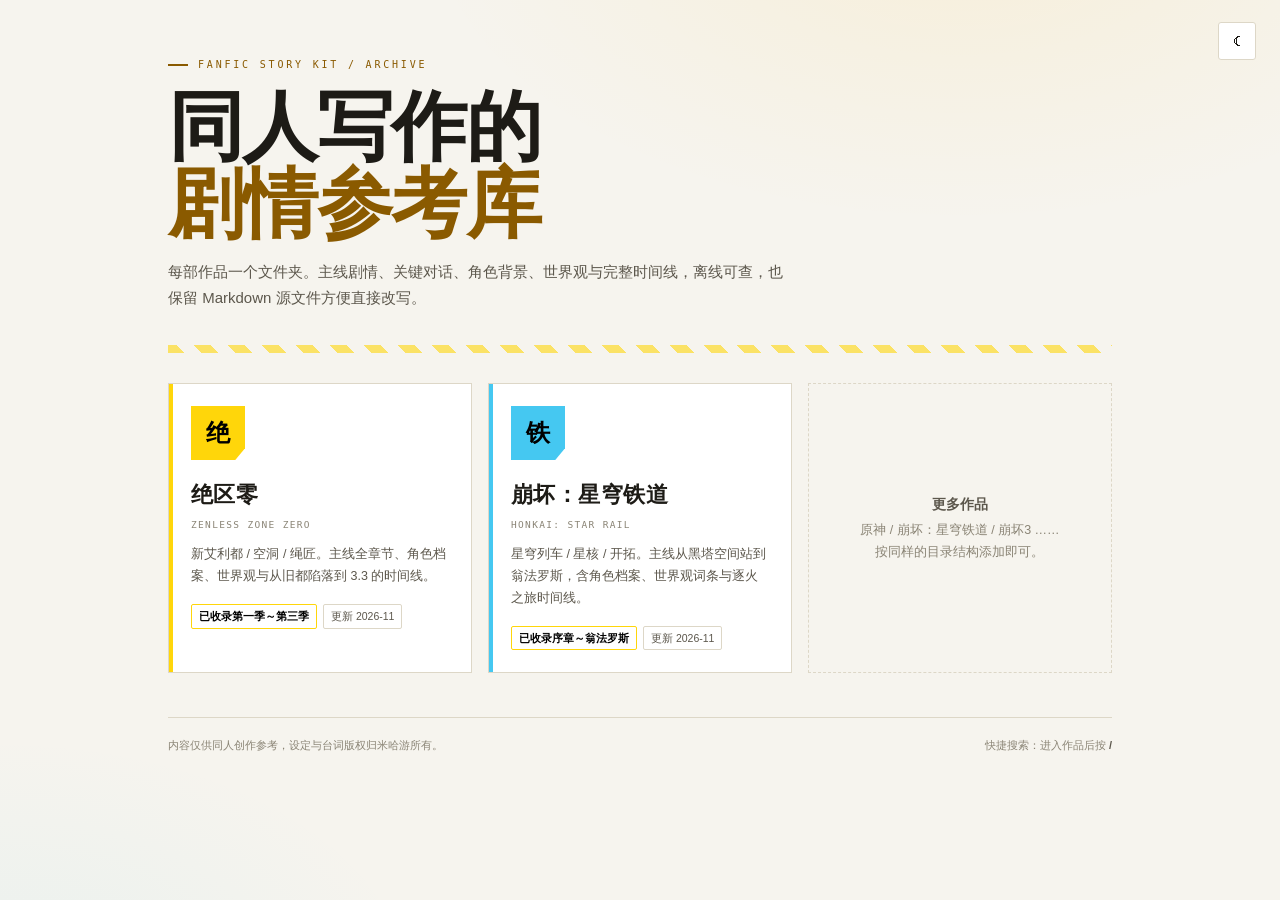
<file: index.html>
<!doctype html>
<html lang="zh-CN">
<head>
<meta charset="utf-8">
<meta name="viewport" content="width=device-width, initial-scale=1">
<title>Fanfic Story Kit · 同人剧情参考库</title>
<script>(function(){try{var t=localStorage.getItem('storykit-theme');if(t!=='light'&&t!=='dark'){t=(matchMedia('(prefers-color-scheme: light)').matches)?'light':'dark';}document.documentElement.setAttribute('data-theme',t);}catch(e){}})();</script>
<style>
  :root {
    --bg:#0b0b0c; --panel:#151518; --line:#2b2b31; --text:#eceae5; --muted:#96938c; --dim:#6d6a64;
    --yellow:#ffd60a; --red:#ff3b30; --accent:#ffd60a;
    --font:"Noto Sans SC","PingFang SC","Microsoft YaHei",sans-serif;
    --mono:"JetBrains Mono",Consolas,monospace;
  }
  * { box-sizing:border-box; }
  body {
    margin:0; background:var(--bg); color:var(--text); font-family:var(--font); line-height:1.75;
    background-image:radial-gradient(900px 520px at 75% -10%,rgba(255,214,10,.07),transparent 60%),
      radial-gradient(700px 420px at 0% 110%,rgba(69,200,241,.05),transparent 60%);
    min-height:100vh;
  }
  a { color:inherit; text-decoration:none; }
  .wrap { max-width:1000px; margin:0 auto; padding:56px 28px 80px; }
  .kicker { font-family:var(--mono); font-size:10px; letter-spacing:.28em; color:var(--yellow); text-transform:uppercase; display:flex; align-items:center; gap:10px; }
  .kicker::before { content:""; width:20px; height:2px; background:var(--yellow); }
  h1 { font-size:clamp(38px,7vw,76px); font-weight:900; line-height:1.02; letter-spacing:-.02em; margin:14px 0 16px; }
  h1 em { font-style:normal; color:var(--yellow); }
  .lead { max-width:620px; color:var(--muted); font-size:15px; margin:0 0 34px; }
  .hazard { height:8px; background:repeating-linear-gradient(45deg,var(--yellow) 0 12px,transparent 12px 24px); opacity:.6; margin:30px 0; }
  .work-grid { display:grid; grid-template-columns:repeat(auto-fill,minmax(280px,1fr)); gap:16px; }
  .work {
    display:block; border:1px solid var(--line); background:var(--panel); padding:22px; position:relative;
    transition:.16s ease; overflow:hidden;
  }
  .work:hover { border-color:var(--yellow); transform:translateY(-3px); box-shadow:6px 6px 0 rgba(255,214,10,.1); }
  .work::before { content:""; position:absolute; left:0; top:0; bottom:0; width:4px; background:var(--accent,var(--yellow)); }
  .badge {
    width:54px; height:54px; display:grid; place-items:center; background:var(--accent,var(--yellow));
    color:#000; font-weight:900; font-size:24px; clip-path:polygon(0 0,100% 0,100% 78%,82% 100%,0 100%);
    margin-bottom:16px;
  }
  .work h2 { font-size:22px; font-weight:900; margin:0; letter-spacing:.02em; }
  .work .en { font-family:var(--mono); font-size:9.5px; letter-spacing:.14em; color:var(--dim); text-transform:uppercase; margin-top:2px; }
  .work p { font-size:12.5px; color:var(--muted); margin:11px 0 16px; min-height:44px; }
  .work-meta { display:flex; flex-wrap:wrap; gap:6px; }
  .tag { font-size:10.5px; border:1px solid var(--line); color:var(--muted); padding:2px 7px; border-radius:2px; background:#111114; }
  .tag.y { color:#000; background:var(--yellow); border-color:var(--yellow); font-weight:700; }
  .soon {
    border:1px dashed var(--line); padding:22px; display:grid; place-items:center; color:var(--dim);
    font-size:12.5px; text-align:center; min-height:190px;
  }
  .soon b { display:block; color:var(--muted); font-size:14px; margin-bottom:4px; }
  .foot { margin-top:44px; padding-top:18px; border-top:1px solid var(--line); font-size:11px; color:var(--dim); display:flex; flex-wrap:wrap; gap:8px 20px; justify-content:space-between; }
  .foot a { color:var(--muted); border-bottom:1px dotted var(--line); }
  .theme-toggle{position:fixed;top:22px;right:24px;z-index:50;width:38px;height:38px;display:grid;place-items:center;border:1px solid var(--line);background:var(--panel);color:var(--text);border-radius:3px;cursor:pointer;font-size:16px;transition:.15s;}
  .theme-toggle:hover{border-color:var(--accent);color:var(--accent);}
  :root[data-theme="light"]{--bg:#f6f4ee;--panel:#fff;--line:#ddd7c7;--text:#1d1b16;--muted:#5c574c;--dim:#8a8475;--accent:#8a5a00;}
  :root[data-theme="light"] body{background-image:radial-gradient(900px 520px at 75% -10%,rgba(255,180,0,.09),transparent 60%),radial-gradient(700px 420px at 0% 110%,rgba(69,200,241,.07),transparent 60%);}
  :root[data-theme="light"] h1 em{color:var(--accent);}
  :root[data-theme="light"] .kicker{color:var(--accent);}
  :root[data-theme="light"] .kicker::before{background:var(--accent);}
  :root[data-theme="light"] .tag{background:#fff;}
  :root[data-theme="light"] .work:hover{border-color:var(--accent);box-shadow:6px 6px 0 rgba(138,90,0,.12);}
</style>
</head>
<body>
<button class="theme-toggle" id="themeToggle" aria-label="切换亮暗">☾</button>
<script>
(function(){
  var KEY='storykit-theme';
  var btn=document.getElementById('themeToggle');
  function resolve(){
    var t=null; try{t=localStorage.getItem(KEY);}catch(e){}
    if(t==='light'||t==='dark') return t;
    return (window.matchMedia&&matchMedia('(prefers-color-scheme: light)').matches)?'light':'dark';
  }
  function apply(t){
    document.documentElement.setAttribute('data-theme',t);
    if(!btn) return;
    var light=t==='light';
    btn.textContent=light?'\u263e':'\u2600';
    var label=light?'\u5207\u6362\u5230\u6697\u8272':'\u5207\u6362\u5230\u4eae\u8272';
    btn.setAttribute('aria-label',label); btn.title=label;
  }
  apply(resolve());
  btn.addEventListener('click',function(){
    var next=resolve()==='light'?'dark':'light';
    try{localStorage.setItem(KEY,next);}catch(e){}
    apply(next);
  });
})();
</script>
<div class="wrap">
  <div class="kicker">Fanfic Story Kit / Archive</div>
  <h1>同人写作的<br><em>剧情参考库</em></h1>
  <p class="lead">每部作品一个文件夹。主线剧情、关键对话、角色背景、世界观与完整时间线，离线可查，也保留 Markdown 源文件方便直接改写。</p>

  <div class="hazard"></div>

  <div class="work-grid" id="works"></div>

  <div class="foot">
    <span>内容仅供同人创作参考，设定与台词版权归米哈游所有。</span>
    <span>快捷搜索：进入作品后按 <b style="color:var(--muted)">/</b></span>
  </div>
</div>

<script src="works.js"></script>
<script>
  var el = document.getElementById('works');
  var html = (window.WORKS || []).map(function (w) {
    return '<a class="work" href="' + w.path + '" style="--accent:' + (w.color || '#ffd60a') + '">' +
      '<div class="badge">' + (w.initial || w.name.slice(0, 1)) + '</div>' +
      '<h2>' + w.name + '</h2>' +
      '<div class="en">' + (w.en || '') + '</div>' +
      '<p>' + (w.desc || '') + '</p>' +
      '<div class="work-meta">' +
        '<span class="tag y">' + (w.status || '已收录') + '</span>' +
        '<span class="tag">更新 ' + (w.updated || '') + '</span>' +
      '</div></a>';
  }).join('');
  html += '<div class="soon"><div><b>更多作品</b>原神 / 崩坏：星穹铁道 / 崩坏3 ……<br>按同样的目录结构添加即可。</div></div>';
  el.innerHTML = html;
</script>
</body>
</html>
</file>
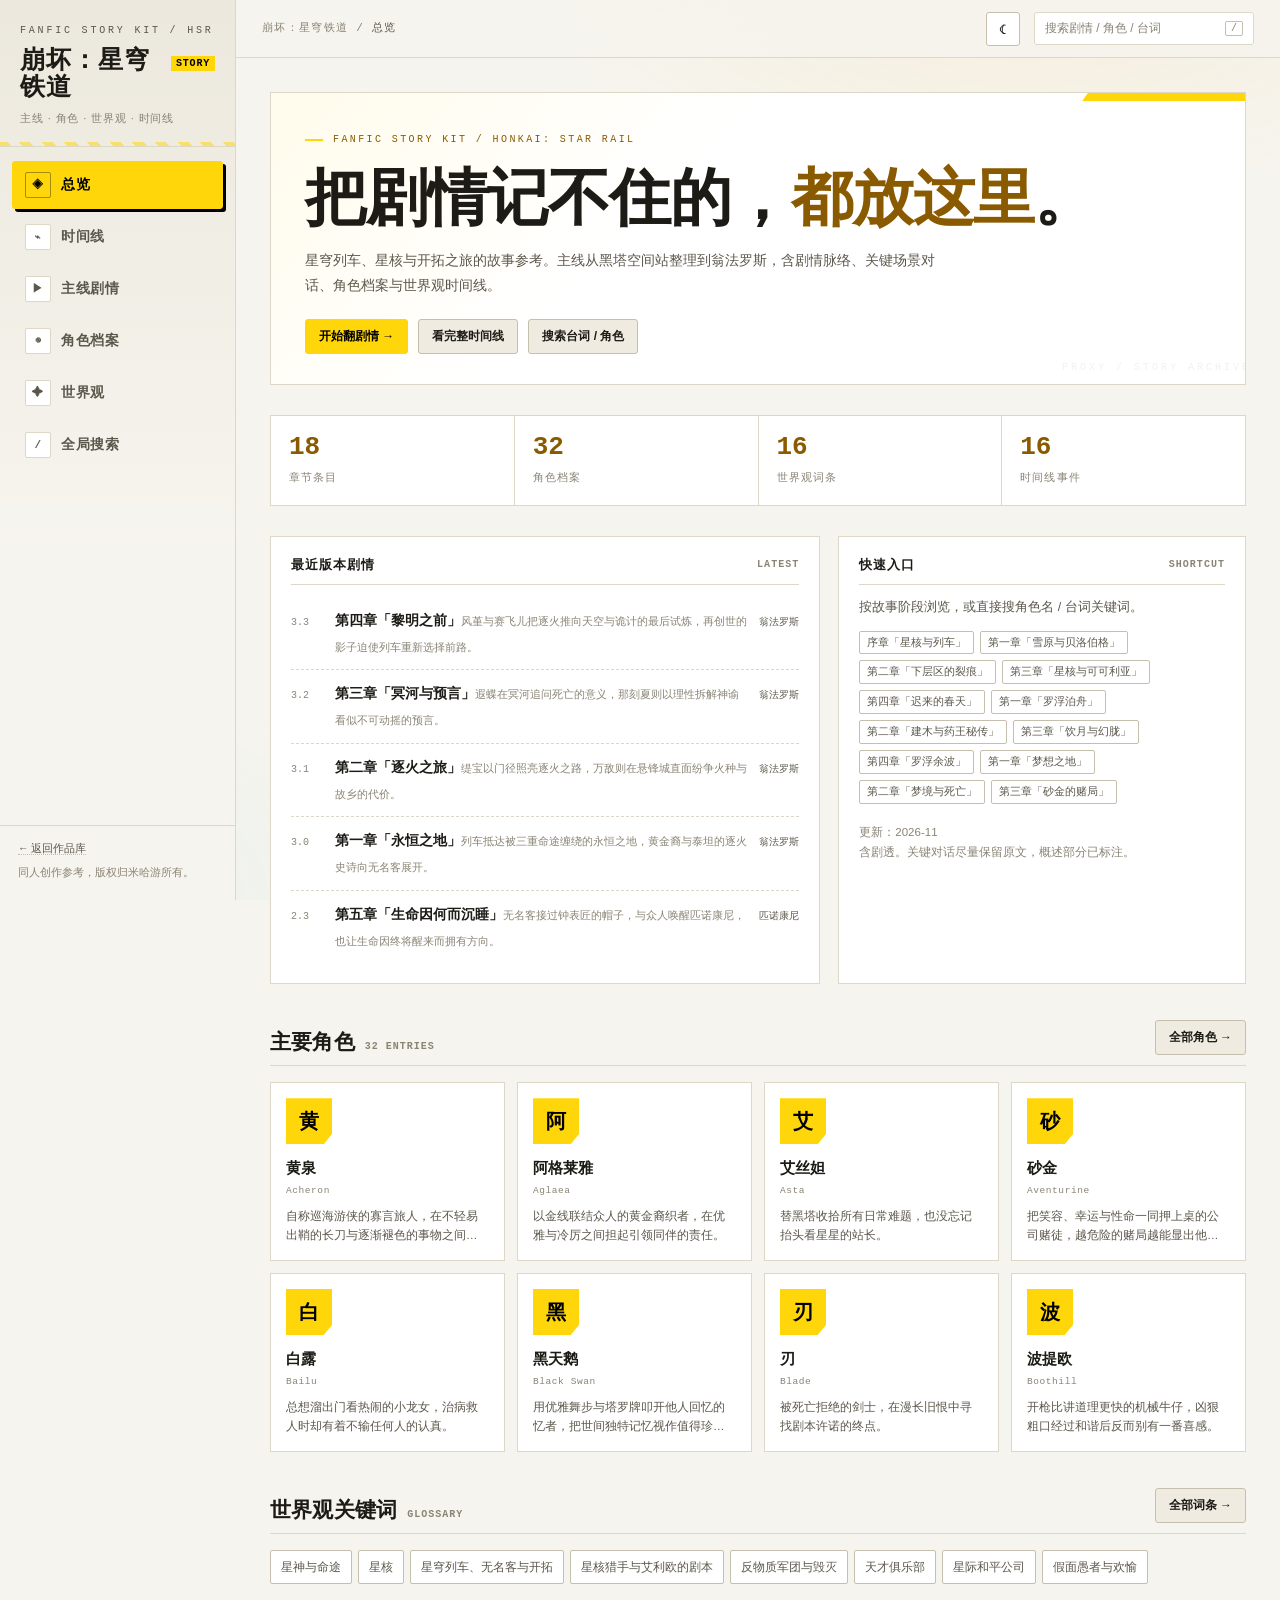
<file: 星穹铁道/index.html>
<!doctype html>
<html lang="zh-CN">
<head>
<meta charset="utf-8">
<meta name="viewport" content="width=device-width, initial-scale=1">
<title>崩坏：星穹铁道 · Story Kit</title>
<script>(function(){try{var t=localStorage.getItem('storykit-theme');if(t!=='light'&&t!=='dark'){t=(matchMedia('(prefers-color-scheme: light)').matches)?'light':'dark';}document.documentElement.setAttribute('data-theme',t);}catch(e){}})();</script>
<link rel="stylesheet" href="../_shared/viewer.css">
</head>
<body>
<div class="shell" id="shell">
  <aside class="sidebar" id="sidebar"></aside>
  <div class="main">
    <div class="mobile-bar">
      <button class="menu-btn" id="menuBtn" aria-label="菜单">☰</button>
      <span class="mobile-title">星穹铁道 · STORY KIT</span>
      <button class="theme-toggle" data-theme-toggle aria-label="切换亮暗">☾</button>
      <button class="mobile-search" data-go="#/search" aria-label="搜索">⌕</button>
    </div>
    <div class="topbar">
      <div class="crumb" id="crumb"></div>
      <div class="topbar-spacer"></div>
      <button class="theme-toggle" data-theme-toggle aria-label="切换亮暗">☾</button>
      <button class="search-trigger" data-go="#/search">
        <span>搜索剧情 / 角色 / 台词</span>
        <kbd>/</kbd>
      </button>
    </div>
    <main class="content" id="app"></main>
  </div>
</div>
<script src="data.js"></script>
<script src="../_shared/viewer.js"></script>
</body>
</html>
</file>
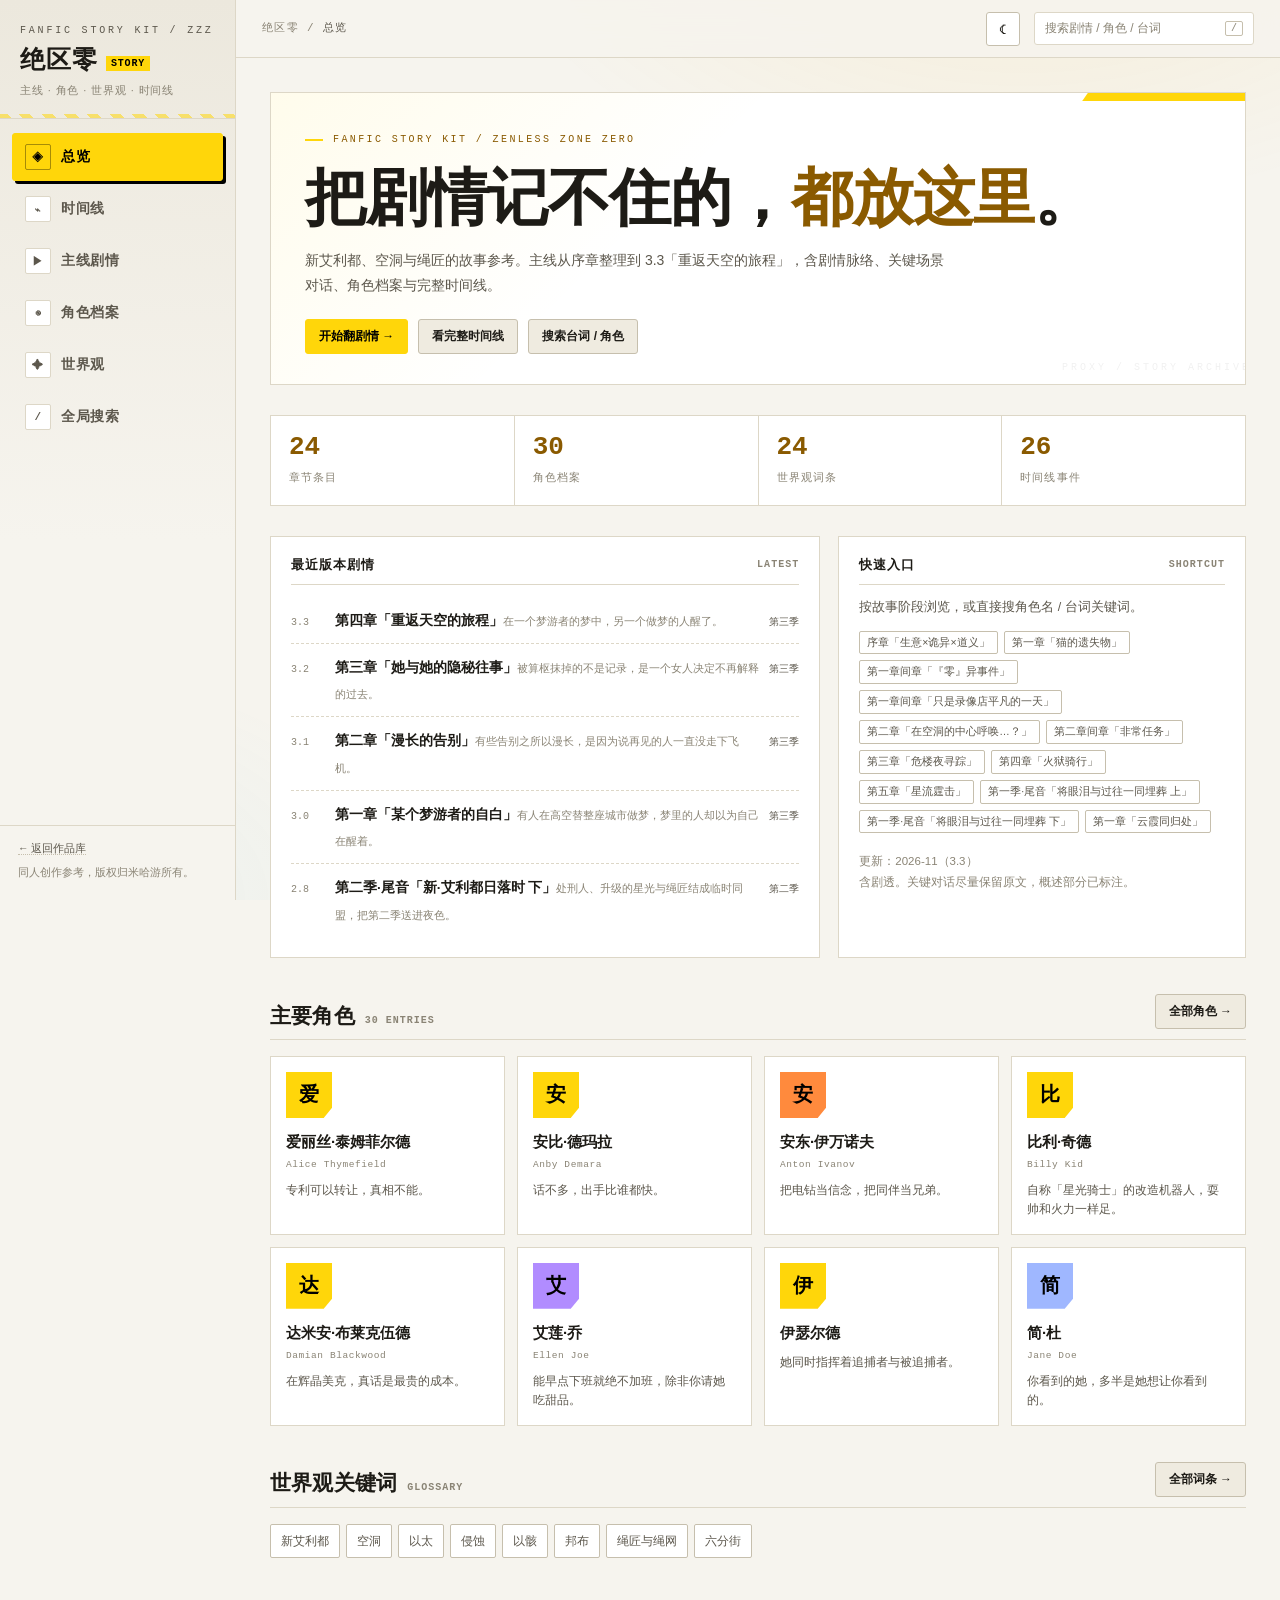
<file: 绝区零/index.html>
<!doctype html>
<html lang="zh-CN">
<head>
<meta charset="utf-8">
<meta name="viewport" content="width=device-width, initial-scale=1">
<title>绝区零 · Story Kit</title>
<script>(function(){try{var t=localStorage.getItem('storykit-theme');if(t!=='light'&&t!=='dark'){t=(matchMedia('(prefers-color-scheme: light)').matches)?'light':'dark';}document.documentElement.setAttribute('data-theme',t);}catch(e){}})();</script>
<link rel="stylesheet" href="../_shared/viewer.css">
</head>
<body>
<div class="shell" id="shell">
  <aside class="sidebar" id="sidebar"></aside>
  <div class="main">
    <div class="mobile-bar">
      <button class="menu-btn" id="menuBtn" aria-label="菜单">☰</button>
      <span class="mobile-title">绝区零 · STORY KIT</span>
      <button class="theme-toggle" data-theme-toggle aria-label="切换亮暗">☾</button>
      <button class="mobile-search" data-go="#/search" aria-label="搜索">⌕</button>
    </div>
    <div class="topbar">
      <div class="crumb" id="crumb"></div>
      <div class="topbar-spacer"></div>
      <button class="theme-toggle" data-theme-toggle aria-label="切换亮暗">☾</button>
      <button class="search-trigger" data-go="#/search">
        <span>搜索剧情 / 角色 / 台词</span>
        <kbd>/</kbd>
      </button>
    </div>
    <main class="content" id="app"></main>
  </div>
</div>
<script src="data.js"></script>
<script src="../_shared/viewer.js"></script>
</body>
</html>
</file>
<file: _shared/viewer.css>
/* ============================================================
   Story Kit shared viewer style
   A dark "hazard / sticker" look inspired by urban action games.
   ============================================================ */

:root {
  --bg: #0b0b0c;
  --bg-soft: #111113;
  --panel: #16161a;
  --panel-2: #1d1d22;
  --line: #2b2b31;
  --line-strong: #3a3a42;
  --text: #eceae5;
  --muted: #96938c;
  --dim: #6d6a64;
  --yellow: #ffd60a;
  --yellow-deep: #e6b800;
  --red: #ff3b30;
  --cyan: #45c8f1;
  --green: #7bd88f;
  --purple: #b18cff;
  --orange: #ff8a3d;
  --s1: #ffd60a;
  --s2: #45c8f1;
  --s3: #ff6b6b;
  --accent: var(--yellow);
  --elev: #101013;
  --hover: #141418;
  --panel-3: #15151a;
  --sidebar-top: #101012;
  --prose: #d7d4cd;
  --prose-strong: #e6e3dc;
  --quote-text: #ddd9d0;
  --grain: rgba(255,255,255,.08);
  --watermark: rgba(255,255,255,.05);
  --scroll-track: #0d0d0f;
  --scroll-thumb: #303036;
  --scroll-thumb-hi: #46464f;
  --glass: rgba(11, 11, 12, .86);
  --glass-mobile: rgba(11,11,12,.94);
  --radius: 3px;
  --sidebar: 236px;
  --maxw: 1080px;
  --font: "Noto Sans SC", "PingFang SC", "Hiragino Sans GB", "Microsoft YaHei", "Source Han Sans SC", sans-serif;
  --mono: "JetBrains Mono", "SFMono-Regular", Consolas, "Liberation Mono", Menlo, monospace;
}

* { box-sizing: border-box; }

html { scroll-behavior: smooth; }

body {
  margin: 0;
  background: var(--bg);
  color: var(--text);
  font-family: var(--font);
  font-size: 15px;
  line-height: 1.75;
  -webkit-font-smoothing: antialiased;
  text-rendering: optimizeLegibility;
  transition: background-color .25s ease, color .25s ease;
}

body::before {
  content: "";
  position: fixed;
  inset: 0;
  pointer-events: none;
  z-index: 0;
  background:
    radial-gradient(900px 500px at 80% -10%, rgba(255, 214, 10, 0.055), transparent 60%),
    radial-gradient(700px 400px at 0% 100%, rgba(69, 200, 241, 0.04), transparent 60%);
}

a { color: inherit; text-decoration: none; }

::selection { background: var(--yellow); color: #000; }

::-webkit-scrollbar { width: 10px; height: 10px; }
::-webkit-scrollbar-track { background: var(--scroll-track); }
::-webkit-scrollbar-thumb { background: var(--scroll-thumb); border: 2px solid var(--scroll-track); }
::-webkit-scrollbar-thumb:hover { background: var(--scroll-thumb-hi); }

/* ---------------- layout ---------------- */

.shell { display: flex; min-height: 100vh; position: relative; z-index: 1; }

.sidebar {
  width: var(--sidebar);
  flex: 0 0 var(--sidebar);
  border-right: 1px solid var(--line);
  background: linear-gradient(180deg, var(--sidebar-top), var(--bg) 60%);
  position: sticky;
  top: 0;
  height: 100vh;
  display: flex;
  flex-direction: column;
  overflow: hidden;
}

.brand {
  padding: 22px 20px 18px;
  border-bottom: 1px solid var(--line);
  position: relative;
}

.brand::after {
  content: "";
  position: absolute;
  left: 0; right: 0; bottom: 0;
  height: 4px;
  background: repeating-linear-gradient(45deg, var(--yellow) 0 8px, transparent 8px 16px);
  opacity: .55;
}

.brand-kicker {
  font-family: var(--mono);
  font-size: 10px;
  letter-spacing: .28em;
  color: var(--muted);
  text-transform: uppercase;
}

.brand-title {
  font-size: 25px;
  font-weight: 900;
  letter-spacing: .04em;
  line-height: 1.1;
  margin-top: 6px;
  display: flex;
  align-items: baseline;
  gap: 8px;
}

.brand-title i {
  font-style: normal;
  font-family: var(--mono);
  font-size: 10px;
  color: #000;
  background: var(--yellow);
  padding: 2px 5px;
  letter-spacing: .08em;
  transform: translateY(-2px);
}

.brand-sub {
  margin-top: 8px;
  font-size: 11px;
  color: var(--dim);
  letter-spacing: .08em;
}

.nav { padding: 14px 12px; display: flex; flex-direction: column; gap: 4px; }

.nav-item {
  display: flex;
  align-items: center;
  gap: 10px;
  padding: 10px 12px;
  border: 1px solid transparent;
  border-radius: var(--radius);
  color: var(--muted);
  font-size: 13.5px;
  font-weight: 600;
  letter-spacing: .04em;
  cursor: pointer;
  transition: .15s ease;
  background: none;
  text-align: left;
  font-family: inherit;
  width: 100%;
}

.nav-item .ico {
  width: 26px;
  height: 26px;
  display: grid;
  place-items: center;
  border: 1px solid var(--line);
  border-radius: 2px;
  font-family: var(--mono);
  font-size: 11px;
  color: var(--muted);
  flex: 0 0 auto;
  background: var(--elev);
}

.nav-item:hover { color: var(--text); border-color: var(--line); background: var(--hover); }
.nav-item:hover .ico { border-color: var(--line-strong); }

.nav-item.active {
  color: #000;
  background: var(--yellow);
  border-color: var(--yellow);
  box-shadow: 3px 3px 0 #000;
}
.nav-item.active .ico {
  color: #000;
  border-color: rgba(0,0,0,.35);
  background: transparent;
}

.nav-sep {
  margin: 14px 12px 4px;
  padding-top: 14px;
  border-top: 1px dashed var(--line);
  font-family: var(--mono);
  font-size: 10px;
  letter-spacing: .2em;
  color: var(--dim);
  text-transform: uppercase;
}

.sidebar-foot {
  margin-top: auto;
  padding: 14px 18px 18px;
  border-top: 1px solid var(--line);
  font-size: 10.5px;
  color: var(--dim);
  line-height: 1.7;
}
.sidebar-foot a { color: var(--muted); border-bottom: 1px dotted var(--line-strong); }
.sidebar-foot a:hover { color: var(--accent); }

.main { flex: 1; min-width: 0; display: flex; flex-direction: column; }

.topbar {
  position: sticky;
  top: 0;
  z-index: 20;
  height: 58px;
  display: flex;
  align-items: center;
  gap: 14px;
  padding: 0 26px;
  border-bottom: 1px solid var(--line);
  background: var(--glass);
  backdrop-filter: blur(12px);
}

.crumb {
  font-family: var(--mono);
  font-size: 11px;
  letter-spacing: .12em;
  color: var(--dim);
  white-space: nowrap;
  overflow: hidden;
  text-overflow: ellipsis;
}
.crumb b { color: var(--muted); font-weight: 500; }

.topbar-spacer { flex: 1; }

.theme-toggle {
  width: 34px;
  height: 34px;
  display: grid;
  place-items: center;
  border: 1px solid var(--line-strong);
  background: var(--elev);
  color: var(--text);
  border-radius: var(--radius);
  cursor: pointer;
  font-size: 15px;
  flex: 0 0 auto;
  transition: .15s;
}
.theme-toggle:hover { border-color: var(--yellow-deep); color: var(--accent); }

.search-trigger {
  display: flex;
  align-items: center;
  gap: 10px;
  min-width: 220px;
  padding: 7px 10px;
  border: 1px solid var(--line);
  background: var(--elev);
  color: var(--dim);
  border-radius: var(--radius);
  cursor: pointer;
  font-family: inherit;
  font-size: 12px;
  transition: .15s;
}
.search-trigger:hover { border-color: var(--yellow-deep); color: var(--muted); }
.search-trigger kbd {
  margin-left: auto;
  font-family: var(--mono);
  font-size: 10px;
  border: 1px solid var(--line-strong);
  padding: 1px 5px;
  border-radius: 2px;
  color: var(--dim);
}

.content {
  width: 100%;
  max-width: var(--maxw);
  margin: 0 auto;
  padding: 34px 34px 90px;
  flex: 1;
}

/* ---------------- generic ---------------- */

.kicker {
  font-family: var(--mono);
  font-size: 10px;
  letter-spacing: .24em;
  color: var(--accent);
  text-transform: uppercase;
  display: flex;
  align-items: center;
  gap: 10px;
}
.kicker::before {
  content: "";
  width: 18px; height: 2px; background: var(--yellow);
}

h1, h2, h3, h4 { margin: 0; line-height: 1.25; }
h1 { font-size: clamp(28px, 4vw, 44px); font-weight: 900; letter-spacing: -.01em; }
h2 { font-size: 21px; font-weight: 800; letter-spacing: .01em; }
h3 { font-size: 16px; font-weight: 700; }

.page-head { margin-bottom: 26px; }
.page-head h1 { margin: 8px 0 10px; }
.page-head p { color: var(--muted); margin: 0; max-width: 760px; font-size: 14px; }

.section-bar {
  display: flex;
  align-items: flex-end;
  justify-content: space-between;
  gap: 16px;
  margin: 36px 0 16px;
  padding-bottom: 10px;
  border-bottom: 1px solid var(--line);
}
.section-bar h2 { display: flex; align-items: baseline; gap: 10px; }
.section-bar .count {
  font-family: var(--mono);
  font-size: 10px;
  color: var(--dim);
  letter-spacing: .1em;
}

.muted { color: var(--muted); }
.dim { color: var(--dim); }
.mono { font-family: var(--mono); }
.tiny { font-size: 11px; }

.tag {
  display: inline-flex;
  align-items: center;
  gap: 4px;
  padding: 2px 7px;
  border: 1px solid var(--line-strong);
  border-radius: 2px;
  font-size: 10.5px;
  color: var(--muted);
  background: var(--elev);
  line-height: 1.7;
  white-space: nowrap;
}
.tag.yellow { color: #000; background: var(--yellow); border-color: var(--yellow); font-weight: 700; }
.tag.s1 { color: var(--s1); border-color: rgba(255,214,10,.35); background: rgba(255,214,10,.06); }
.tag.s2 { color: var(--s2); border-color: rgba(69,200,241,.35); background: rgba(69,200,241,.06); }
.tag.s3 { color: var(--s3); border-color: rgba(255,107,107,.35); background: rgba(255,107,107,.06); }

.btn {
  display: inline-flex;
  align-items: center;
  gap: 7px;
  padding: 8px 13px;
  border: 1px solid var(--line-strong);
  background: var(--panel-3);
  color: var(--text);
  border-radius: var(--radius);
  font-family: inherit;
  font-size: 12px;
  font-weight: 600;
  cursor: pointer;
  transition: .15s;
}
.btn:hover { border-color: var(--yellow-deep); color: var(--accent); }
.btn.primary { background: var(--yellow); color: #000; border-color: var(--yellow); }
.btn.primary:hover { background: var(--yellow-deep); color: #000; }
.btn:active { transform: translate(1px, 1px); }

/* ---------------- home ---------------- */

.hero {
  position: relative;
  border: 1px solid var(--line);
  background:
    linear-gradient(135deg, rgba(255,214,10,.08), transparent 40%),
    var(--elev);
  padding: 38px 34px 30px;
  overflow: hidden;
  margin-bottom: 30px;
}
.hero::before {
  content: "";
  position: absolute;
  top: 0; right: 0;
  width: 180px; height: 8px;
  background: var(--yellow);
  transform: skewX(-35deg) translateX(20px);
}
.hero::after {
  content: "PROXY / STORY ARCHIVE";
  position: absolute;
  right: -6px; bottom: 8px;
  font-family: var(--mono);
  font-size: 10px;
  letter-spacing: .3em;
  color: var(--grain);
  white-space: nowrap;
  pointer-events: none;
}
.hero .kicker { margin-bottom: 10px; }
.hero h1 { font-size: clamp(34px, 6vw, 62px); letter-spacing: -.02em; }
.hero h1 em { font-style: normal; color: var(--accent); }
.hero .lead {
  margin: 12px 0 22px;
  max-width: 640px;
  color: var(--muted);
  font-size: 14px;
}
.hero-actions { display: flex; flex-wrap: wrap; gap: 10px; }

.stat-row {
  display: grid;
  grid-template-columns: repeat(4, 1fr);
  gap: 1px;
  background: var(--line);
  border: 1px solid var(--line);
  margin-bottom: 30px;
}
.stat {
  background: var(--elev);
  padding: 16px 18px;
}
.stat b {
  display: block;
  font-size: 26px;
  font-weight: 900;
  color: var(--accent);
  font-family: var(--mono);
  line-height: 1.2;
}
.stat span { font-size: 11px; color: var(--dim); letter-spacing: .1em; }

.home-grid {
  display: grid;
  grid-template-columns: 1.35fr 1fr;
  gap: 18px;
}
.panel {
  border: 1px solid var(--line);
  background: var(--panel);
  padding: 20px;
}
.panel h3 {
  display: flex;
  align-items: center;
  justify-content: space-between;
  padding-bottom: 10px;
  margin-bottom: 12px;
  border-bottom: 1px solid var(--line);
  font-size: 13px;
  letter-spacing: .08em;
}
.panel h3 span { font-family: var(--mono); font-size: 10px; color: var(--dim); }

.mini-list { display: flex; flex-direction: column; }
.mini-item {
  display: grid;
  grid-template-columns: 34px 1fr auto;
  gap: 10px;
  align-items: baseline;
  padding: 10px 0;
  border-bottom: 1px dashed var(--line);
  cursor: pointer;
}
.mini-item:last-child { border-bottom: 0; }
.mini-item:hover .mini-title { color: var(--accent); }
.mini-num { font-family: var(--mono); font-size: 10px; color: var(--dim); }
.mini-title { font-size: 13.5px; font-weight: 600; transition: .15s; }
.mini-sub { font-size: 11px; color: var(--dim); margin-top: 2px; }
.mini-ver { font-family: var(--mono); font-size: 10px; color: var(--muted); }

.chip-cloud { display: flex; flex-wrap: wrap; gap: 6px; }

/* ---------------- story list ---------------- */

.season-tabs {
  display: flex;
  flex-wrap: wrap;
  gap: 8px;
  margin-bottom: 20px;
}
.season-tab {
  padding: 7px 13px;
  border: 1px solid var(--line);
  background: var(--elev);
  color: var(--muted);
  border-radius: 2px;
  font-family: inherit;
  font-size: 12px;
  font-weight: 600;
  cursor: pointer;
  transition: .15s;
}
.season-tab:hover { color: var(--text); border-color: var(--line-strong); }
.season-tab.active { background: var(--text); color: var(--bg); border-color: var(--text); }

.chapter-list { display: flex; flex-direction: column; gap: 12px; }

.chapter-card {
  display: grid;
  grid-template-columns: 74px 1fr auto;
  gap: 18px;
  align-items: center;
  padding: 18px 20px;
  border: 1px solid var(--line);
  background: var(--panel);
  cursor: pointer;
  position: relative;
  transition: .16s ease;
}
.chapter-card::before {
  content: "";
  position: absolute;
  left: 0; top: 0; bottom: 0;
  width: 3px;
  background: var(--s1);
  opacity: .65;
}
.chapter-card.s2::before { background: var(--s2); }
.chapter-card.s3::before { background: var(--s3); }
.chapter-card:hover {
  border-color: var(--line-strong);
  transform: translateX(3px);
  background: var(--panel-2);
}
.chapter-card:hover .chapter-title { color: var(--accent); }
.chapter-idx {
  font-family: var(--mono);
  font-size: 10px;
  color: var(--dim);
  letter-spacing: .1em;
  border-right: 1px dashed var(--line);
  padding-right: 14px;
  line-height: 1.9;
}
.chapter-idx b { display: block; font-size: 19px; color: var(--muted); font-weight: 600; }
.chapter-title { font-size: 17px; font-weight: 800; transition: .15s; }
.chapter-one { margin-top: 4px; font-size: 12.5px; color: var(--muted); }
.chapter-meta { display: flex; flex-direction: column; align-items: flex-end; gap: 6px; }
.chapter-meta .tags { display: flex; gap: 5px; flex-wrap: wrap; justify-content: flex-end; }

/* ---------------- story detail ---------------- */

.detail-head {
  border-bottom: 2px solid var(--yellow);
  padding-bottom: 20px;
  margin-bottom: 26px;
  position: relative;
}
.detail-head .kicker { margin-bottom: 8px; }
.detail-head h1 { font-size: clamp(25px, 4vw, 40px); }
.detail-one {
  margin-top: 10px;
  color: var(--muted);
  font-size: 14.5px;
  font-style: italic;
  border-left: 2px solid var(--line-strong);
  padding-left: 12px;
}
.meta-grid {
  display: flex;
  flex-wrap: wrap;
  gap: 8px 20px;
  margin-top: 14px;
  font-size: 12px;
  color: var(--muted);
}
.meta-grid b { color: var(--dim); font-weight: 500; margin-right: 5px; font-family: var(--mono); font-size: 10.5px; letter-spacing: .08em; }

.prose p { margin: 0 0 14px; color: var(--prose); }
.prose p:last-child { margin-bottom: 0; }

.story-body { display: grid; grid-template-columns: 1fr 220px; gap: 34px; align-items: start; }
.story-main { min-width: 0; }
.story-aside { position: sticky; top: 80px; }
.aside-box {
  border: 1px solid var(--line);
  background: var(--elev);
  padding: 14px;
  margin-bottom: 14px;
}
.aside-box h4 {
  font-size: 10px;
  font-family: var(--mono);
  letter-spacing: .18em;
  color: var(--dim);
  margin-bottom: 9px;
}
.aside-box .toc-link {
  display: block;
  font-size: 12px;
  color: var(--muted);
  padding: 4px 0;
  border-bottom: 1px dotted transparent;
}
.aside-box .toc-link:hover { color: var(--accent); border-bottom-color: var(--line-strong); }

.scene {
  border: 1px solid var(--line);
  background: var(--panel);
  margin: 16px 0;
  overflow: hidden;
}
.scene-head {
  display: flex;
  align-items: center;
  justify-content: space-between;
  gap: 12px;
  padding: 10px 15px;
  background: var(--elev);
  border-bottom: 1px solid var(--line);
}
.scene-head h4 { font-size: 12.5px; letter-spacing: .05em; color: var(--muted); font-weight: 700; display: flex; align-items: center; gap: 8px; }
.scene-head h4::before { content: "▸"; color: var(--accent); }
.scene-copy {
  border: 1px solid var(--line);
  background: transparent;
  color: var(--dim);
  font-size: 10px;
  font-family: var(--mono);
  padding: 3px 7px;
  cursor: pointer;
  border-radius: 2px;
}
.scene-copy:hover { color: var(--accent); border-color: var(--yellow-deep); }
.scene-body { padding: 14px 15px 16px; }

.dlg { display: flex; gap: 12px; margin: 9px 0; }
.dlg-speaker {
  flex: 0 0 86px;
  text-align: right;
  font-weight: 800;
  font-size: 12.5px;
  color: var(--accent);
  letter-spacing: .02em;
  padding-top: 1px;
  word-break: break-all;
}
.dlg-text {
  flex: 1;
  min-width: 0;
  font-size: 14px;
  color: var(--prose-strong);
  border-left: 1px solid var(--line-strong);
  padding-left: 12px;
}
.dlg.choice .dlg-text { color: var(--cyan); }
.dlg-narr {
  margin: 10px 0;
  font-size: 12.5px;
  color: var(--muted);
  font-style: italic;
  padding: 6px 10px;
  background: var(--elev);
  border-left: 2px solid var(--line);
}
.dlg-narr em { font-style: normal; color: var(--dim); }

.quote-list { display: flex; flex-direction: column; gap: 8px; }
.quote {
  display: flex;
  gap: 10px;
  border: 1px solid var(--line);
  background: var(--elev);
  padding: 10px 13px;
  font-size: 13.5px;
}
.quote .q-speaker { flex: 0 0 auto; color: var(--accent); font-weight: 700; font-size: 12px; }
.quote q { quotes: "「" "」"; color: var(--quote-text); }

.note-list { margin: 0; padding-left: 18px; color: var(--muted); font-size: 13px; }
.note-list li { margin: 5px 0; }
.note-list li::marker { color: var(--accent); }

.source-list { display: flex; flex-direction: column; gap: 4px; font-size: 11.5px; }
.source-list a { color: var(--dim); word-break: break-all; border-bottom: 1px dotted var(--line); }
.source-list a:hover { color: var(--cyan); }

.chapter-nav {
  display: grid;
  grid-template-columns: 1fr 1fr;
  gap: 12px;
  margin-top: 34px;
  border-top: 1px solid var(--line);
  padding-top: 18px;
}
.chapter-nav .cn {
  border: 1px solid var(--line);
  padding: 13px 15px;
  cursor: pointer;
  transition: .15s;
}
.chapter-nav .cn:hover { border-color: var(--yellow-deep); background: var(--panel); }
.chapter-nav .cn.right { text-align: right; }
.chapter-nav .cn span { display: block; font-family: var(--mono); font-size: 10px; color: var(--dim); letter-spacing: .14em; }
.chapter-nav .cn b { font-size: 13.5px; font-weight: 700; display: block; margin-top: 4px; }

/* ---------------- characters ---------------- */

.filter-row { display: flex; flex-wrap: wrap; gap: 7px; margin-bottom: 18px; }

.char-grid {
  display: grid;
  grid-template-columns: repeat(auto-fill, minmax(210px, 1fr));
  gap: 12px;
}
.char-card {
  border: 1px solid var(--line);
  background: var(--panel);
  padding: 15px;
  cursor: pointer;
  position: relative;
  transition: .16s;
  overflow: hidden;
}
.char-card:hover { border-color: var(--yellow-deep); transform: translateY(-2px); box-shadow: 4px 4px 0 rgba(255,214,10,.12); }
.char-avatar {
  width: 46px; height: 46px;
  display: grid;
  place-items: center;
  font-size: 20px;
  font-weight: 900;
  color: #000;
  background: var(--yellow);
  margin-bottom: 11px;
  clip-path: polygon(0 0, 100% 0, 100% 78%, 82% 100%, 0 100%);
}
.char-card[data-faction="白祇重工"] .char-avatar { background: var(--orange); }
.char-card[data-faction="维多利亚家政"] .char-avatar { background: var(--purple); }
.char-card[data-faction="对空洞特别行动部第六课"] .char-avatar { background: var(--cyan); }
.char-card[data-faction="刑侦特勤组"] .char-avatar { background: #9fb7ff; }
.char-card[data-faction="卡吕冬之子"] .char-avatar { background: var(--red); }
.char-card[data-faction="天琴座"] .char-avatar { background: #ff9ec4; }
.char-card[data-faction="云岿山"] .char-avatar { background: #8ee6c8; }
.char-card[data-faction="奥波勒斯小队"] .char-avatar { background: #d4d4d4; }
.char-card[data-faction="罗斯凯利法"] .char-avatar { background: #c4b5fd; }
.char-name { font-size: 15px; font-weight: 800; }
.char-en { font-family: var(--mono); font-size: 9.5px; color: var(--dim); letter-spacing: .06em; margin-top: 2px; }
.char-desc { font-size: 11.5px; color: var(--muted); margin-top: 7px; line-height: 1.65; display: -webkit-box; -webkit-line-clamp: 2; -webkit-box-orient: vertical; overflow: hidden; }

.char-detail-head { display: flex; gap: 20px; align-items: flex-start; margin-bottom: 24px; }
.char-detail-head .char-avatar { width: 72px; height: 72px; font-size: 30px; margin: 0; flex: 0 0 auto; }
.char-detail-head h1 { font-size: clamp(24px, 3.4vw, 36px); }
.char-detail-head .char-en { font-size: 11px; margin-bottom: 5px; }

.rel-list { display: flex; flex-direction: column; gap: 1px; background: var(--line); border: 1px solid var(--line); }
.rel-item { background: var(--panel); padding: 10px 13px; font-size: 12.5px; }
.rel-item b { color: var(--accent); font-weight: 700; margin-right: 8px; }
.rel-item span { color: var(--muted); }

/* ---------------- timeline ---------------- */

.tl { position: relative; padding-left: 24px; }
.tl::before { content: ""; position: absolute; left: 5px; top: 4px; bottom: 4px; width: 2px; background: linear-gradient(180deg, var(--yellow), var(--line) 40%, var(--line)); }
.tl-era {
  font-family: var(--mono);
  font-size: 10px;
  letter-spacing: .2em;
  color: var(--accent);
  margin: 26px 0 10px;
  text-transform: uppercase;
  padding-left: 0;
}
.tl-item { position: relative; padding: 0 0 18px 18px; }
.tl-item::before {
  content: "";
  position: absolute;
  left: -24px; top: 6px;
  width: 12px; height: 12px;
  background: var(--bg);
  border: 2px solid var(--yellow);
  transform: rotate(45deg);
}
.tl-item.minor::before { border-color: var(--line-strong); width: 8px; height: 8px; left: -22px; top: 8px; }
.tl-date { font-family: var(--mono); font-size: 10px; color: var(--dim); letter-spacing: .1em; }
.tl-title { font-size: 15px; font-weight: 700; margin: 3px 0 4px; }
.tl-desc { font-size: 12.5px; color: var(--muted); margin: 0; }
.tl-link { display: inline-flex; margin-top: 6px; font-size: 10.5px; color: var(--accent); border-bottom: 1px dotted rgba(255,214,10,.4); }

/* ---------------- world ---------------- */

.world-grid { display: grid; grid-template-columns: repeat(auto-fill, minmax(300px, 1fr)); gap: 14px; }
.world-card {
  border: 1px solid var(--line);
  background: var(--panel);
  padding: 20px;
  position: relative;
}
.world-card::after {
  content: attr(data-idx);
  position: absolute;
  right: 14px; top: 10px;
  font-family: var(--mono);
  font-size: 22px;
  color: var(--watermark);
  font-weight: 700;
}
.world-card h3 { color: var(--accent); font-size: 17px; margin-bottom: 4px; }
.world-card .en { font-family: var(--mono); font-size: 9.5px; color: var(--dim); letter-spacing: .12em; margin-bottom: 10px; text-transform: uppercase; }
.world-card p { font-size: 12.5px; color: var(--muted); margin: 0 0 8px; }
.world-card p:last-child { margin-bottom: 0; }

/* ---------------- search ---------------- */

.search-box { position: relative; margin-bottom: 26px; }
.search-input {
  width: 100%;
  padding: 15px 18px 15px 46px;
  background: var(--elev);
  border: 1px solid var(--line-strong);
  border-radius: var(--radius);
  color: var(--text);
  font-family: inherit;
  font-size: 15px;
  outline: none;
  transition: .15s;
}
.search-input:focus { border-color: var(--accent); box-shadow: 0 0 0 3px rgba(255,214,10,.08); }
.search-input::placeholder { color: var(--dim); }
.search-box .glass { position: absolute; left: 16px; top: 50%; transform: translateY(-50%); color: var(--dim); font-size: 16px; }

.result-group { margin-bottom: 26px; }
.result-group h3 {
  font-size: 11px;
  font-family: var(--mono);
  letter-spacing: .18em;
  color: var(--dim);
  margin-bottom: 10px;
  padding-bottom: 8px;
  border-bottom: 1px solid var(--line);
}
.result {
  display: block;
  padding: 12px 14px;
  border: 1px solid transparent;
  border-bottom: 1px solid var(--line);
  cursor: pointer;
  transition: .12s;
}
.result:hover { background: var(--panel); border-color: var(--line); }
.result-title { font-size: 14px; font-weight: 700; }
.result-title mark { background: rgba(255,214,10,.22); color: var(--accent); padding: 0 1px; }
.result-snippet { font-size: 12px; color: var(--muted); margin-top: 4px; line-height: 1.65; display: -webkit-box; -webkit-line-clamp: 2; -webkit-box-orient: vertical; overflow: hidden; }
.result-snippet mark { background: rgba(255,214,10,.2); color: var(--text); padding: 0 1px; }
.result-kind { font-family: var(--mono); font-size: 9.5px; color: var(--dim); letter-spacing: .1em; margin-right: 7px; }

.empty-state {
  text-align: center;
  padding: 60px 20px;
  border: 1px dashed var(--line);
  color: var(--dim);
}
.empty-state b { display: block; color: var(--muted); font-size: 16px; margin-bottom: 6px; }

/* ---------------- spoiler ---------------- */

.spoiler-blur { filter: blur(5px); opacity: .55; transition: .2s; cursor: pointer; }
.spoiler-blur:hover { filter: blur(0); opacity: 1; }

/* ---------------- mobile ---------------- */

.mobile-bar { display: none; }

@media (max-width: 980px) {
  .story-body { grid-template-columns: 1fr; }
  .story-aside { position: static; display: grid; grid-template-columns: 1fr 1fr; gap: 12px; }
  .aside-box { margin: 0; }
  .home-grid { grid-template-columns: 1fr; }
}

@media (max-width: 760px) {
  .sidebar {
    position: fixed;
    left: 0; top: 0; bottom: 0;
    z-index: 60;
    transform: translateX(-100%);
    transition: transform .22s ease;
    box-shadow: 20px 0 50px rgba(0,0,0,.6);
  }
  .sidebar.open { transform: translateX(0); }
  .shell.menu-open::after {
    content: "";
    position: fixed; inset: 0;
    background: rgba(0,0,0,.55);
    z-index: 50;
  }
  .mobile-bar {
    display: flex;
    align-items: center;
    gap: 12px;
    height: 54px;
    padding: 0 16px;
    border-bottom: 1px solid var(--line);
    position: sticky;
    top: 0;
    z-index: 30;
    background: var(--glass-mobile);
    backdrop-filter: blur(10px);
  }
  .menu-btn, .mobile-search {
    width: 34px; height: 34px;
    display: grid; place-items: center;
    border: 1px solid var(--line);
    background: var(--elev);
    color: var(--text);
    font-size: 15px;
    cursor: pointer;
  }
  .mobile-title { font-size: 13px; font-weight: 800; letter-spacing: .04em; }
  .mobile-search { margin-left: auto; }
  .topbar { display: none; }
  .content { padding: 24px 18px 70px; }
  .hero { padding: 26px 20px 22px; }
  .stat-row { grid-template-columns: repeat(2, 1fr); }
  .chapter-card { grid-template-columns: 54px 1fr; gap: 12px; }
  .chapter-meta { display: none; }
  .char-detail-head { flex-direction: column; gap: 12px; }
  .chapter-nav { grid-template-columns: 1fr; }
  .dlg-speaker { flex-basis: 66px; font-size: 11.5px; }
}

/* ---------------- print ---------------- */
@media print {
  .sidebar, .topbar, .mobile-bar, .story-aside, .chapter-nav, .scene-copy { display: none !important; }
  body { background: #fff; color: #111; }
  .content { max-width: none; padding: 0; }
  .scene, .panel, .chapter-card { break-inside: avoid; background: #fff; border-color: #ccc; }
  .dlg-text { color: #111; }
}

/* ---------------- light theme ---------------- */
:root[data-theme="light"] {
  --bg: #f6f4ee;
  --bg-soft: #efece3;
  --panel: #ffffff;
  --panel-2: #f1ede4;
  --panel-3: #efebe0;
  --elev: #ffffff;
  --hover: #efebe0;
  --sidebar-top: #ece8dd;
  --line: #ddd7c7;
  --line-strong: #c6bfad;
  --text: #1d1b16;
  --muted: #5c574c;
  --dim: #8a8475;
  --accent: #8a5a00;
  --prose: #332f27;
  --prose-strong: #24211b;
  --quote-text: #332f27;
  --grain: rgba(0,0,0,.06);
  --watermark: rgba(0,0,0,.06);
  --scroll-track: #efece3;
  --scroll-thumb: #cfc8b6;
  --scroll-thumb-hi: #b3ab97;
  --glass: rgba(246,244,238,.86);
  --glass-mobile: rgba(246,244,238,.94);
}
:root[data-theme="light"] body::before {
  background:
    radial-gradient(900px 500px at 80% -10%, rgba(255, 180, 0, .09), transparent 60%),
    radial-gradient(700px 400px at 0% 100%, rgba(69, 200, 241, .07), transparent 60%);
}
:root[data-theme="light"] ::selection { background: var(--yellow); color: #000; }
</file>
